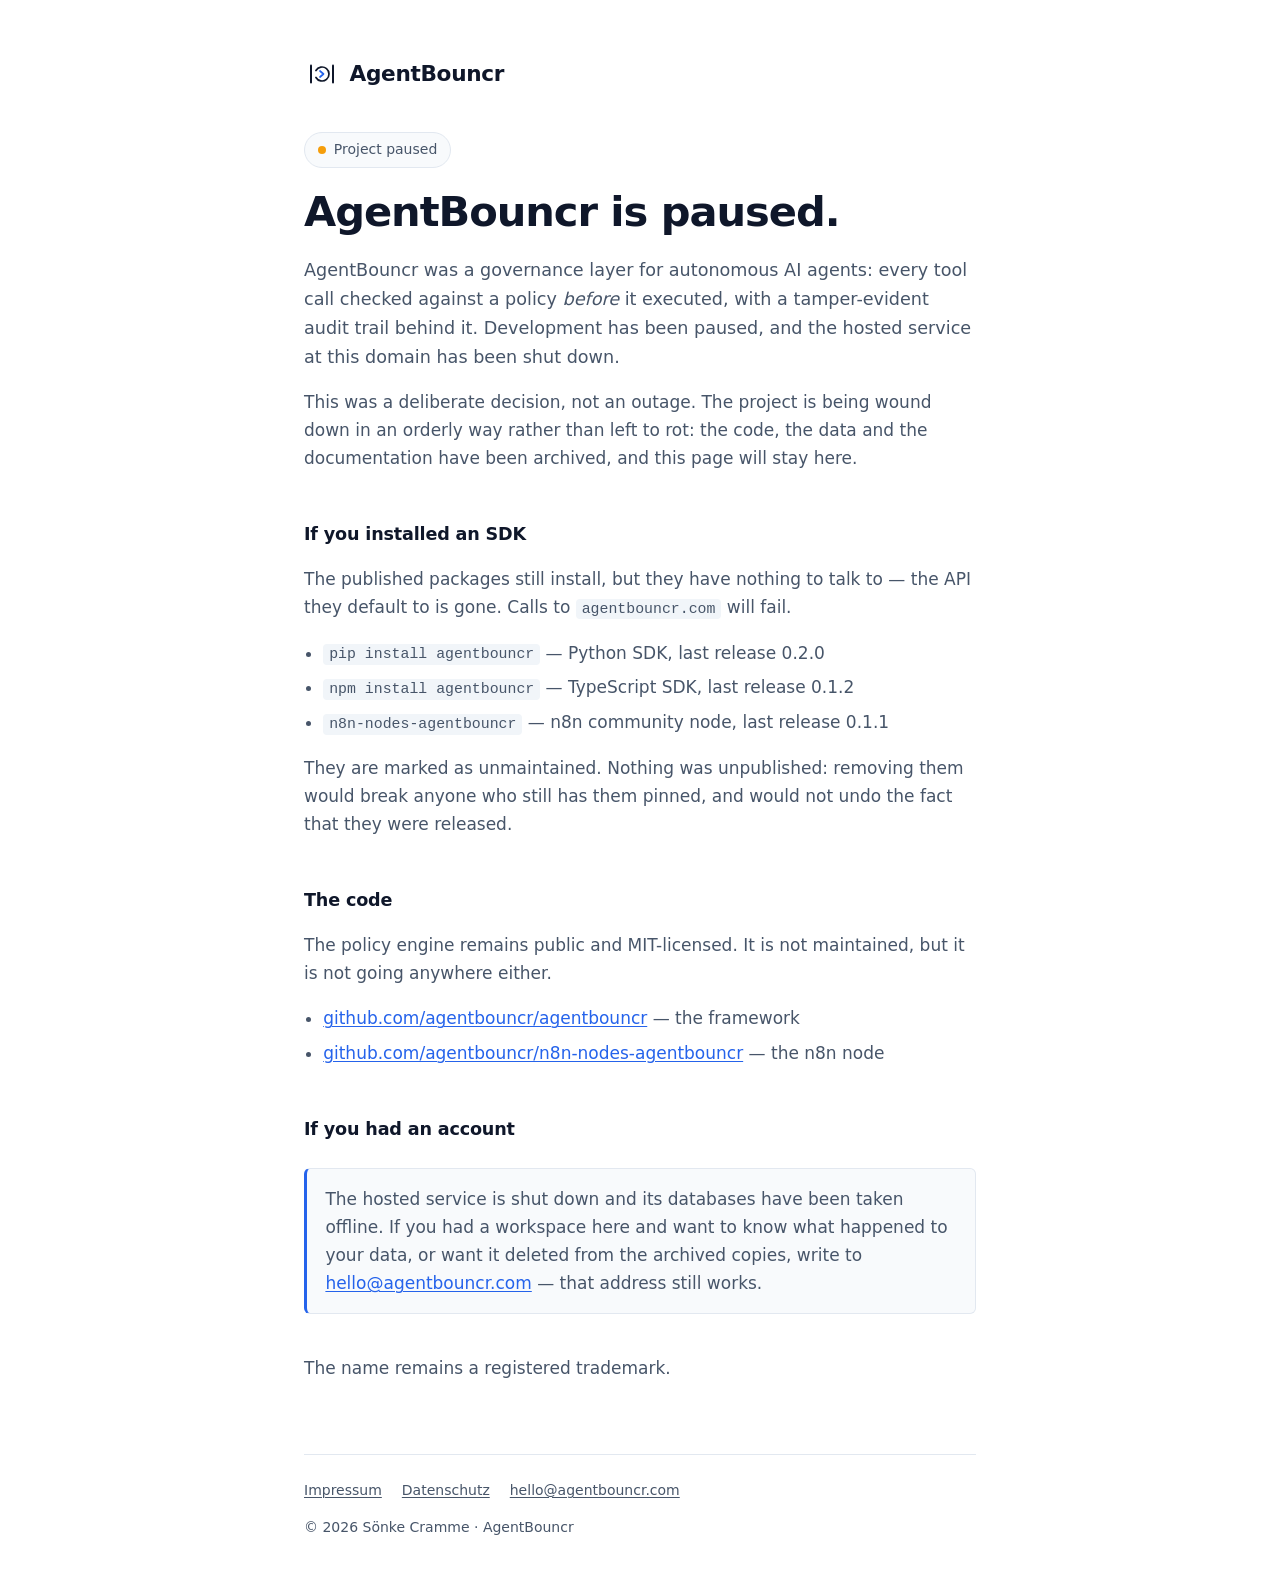
<file: index.html>
<!DOCTYPE html>
<html lang="en">
<head>
<meta charset="utf-8">
<meta name="viewport" content="width=device-width, initial-scale=1">
<title>AgentBouncr — paused</title>
<meta name="description" content="AgentBouncr, a governance layer for autonomous AI agents, is paused. The hosted service has been shut down; the SDKs remain installable but have no endpoint to reach.">
<meta name="robots" content="index, follow">
<link rel="icon" href="favicon.svg" type="image/svg+xml">
<link rel="stylesheet" href="style.css">
<meta property="og:title" content="AgentBouncr — paused">
<meta property="og:description" content="The project is paused. The hosted service has been shut down.">
<meta property="og:type" content="website">
<meta property="og:url" content="https://agentbouncr.com/">
</head>
<body>

<div class="wrap">

  <header>
    <a class="brand" href="index.html">
      <svg viewBox="0 0 72 64" fill="none" role="img" aria-label="AgentBouncr">
        <rect x="12" y="13" width="4" height="38" rx="2" fill="currentColor"/>
        <rect x="56" y="13" width="4" height="38" rx="2" fill="currentColor"/>
        <path d="M 23.88 25 A 14 14 0 1 1 23.88 39" fill="none" stroke="currentColor" stroke-width="3.4" stroke-linecap="round"/>
        <path class="mark-chevron" d="M 32 26 L 39 32 L 32 38" fill="none" stroke-width="3.4" stroke-linecap="round" stroke-linejoin="round"/>
      </svg>
      <span>AgentBouncr</span>
    </a>
  </header>

  <main>

    <div class="status"><span class="dot" aria-hidden="true"></span> Project paused</div>

    <h1>AgentBouncr is paused.</h1>

    <p class="lead">
      AgentBouncr was a governance layer for autonomous AI agents: every tool call
      checked against a policy <em>before</em> it executed, with a tamper-evident
      audit trail behind it. Development has been paused, and the hosted service
      at this domain has been shut down.
    </p>

    <p>
      This was a deliberate decision, not an outage. The project is being wound
      down in an orderly way rather than left to rot: the code, the data and the
      documentation have been archived, and this page will stay here.
    </p>

    <h2>If you installed an SDK</h2>

    <p>
      The published packages still install, but they have nothing to talk to — the
      API they default to is gone. Calls to <code>agentbouncr.com</code> will fail.
    </p>

    <ul>
      <li><code>pip install agentbouncr</code> — Python SDK, last release 0.2.0</li>
      <li><code>npm install agentbouncr</code> — TypeScript SDK, last release 0.1.2</li>
      <li><code>n8n-nodes-agentbouncr</code> — n8n community node, last release 0.1.1</li>
    </ul>

    <p>
      They are marked as unmaintained. Nothing was unpublished: removing them would
      break anyone who still has them pinned, and would not undo the fact that they
      were released.
    </p>

    <h2>The code</h2>

    <p>
      The policy engine remains public and MIT-licensed. It is not maintained, but
      it is not going anywhere either.
    </p>

    <ul>
      <li><a href="https://github.com/agentbouncr/agentbouncr">github.com/agentbouncr/agentbouncr</a> — the framework</li>
      <li><a href="https://github.com/agentbouncr/n8n-nodes-agentbouncr">github.com/agentbouncr/n8n-nodes-agentbouncr</a> — the n8n node</li>
    </ul>

    <h2>If you had an account</h2>

    <div class="note">
      <p>
        The hosted service is shut down and its databases have been taken offline.
        If you had a workspace here and want to know what happened to your data, or
        want it deleted from the archived copies, write to
        <a href="mailto:hello@agentbouncr.com">hello@agentbouncr.com</a> — that
        address still works.
      </p>
    </div>

    <p style="margin-top:2.5rem">
      The name remains a registered trademark.
    </p>

  </main>

  <footer>
    <nav>
      <a href="impressum.html">Impressum</a>
      <a href="datenschutz.html">Datenschutz</a>
      <a href="mailto:hello@agentbouncr.com">hello@agentbouncr.com</a>
    </nav>
    <p style="margin:0">© 2026 Sönke Cramme · AgentBouncr</p>
  </footer>

</div>

</body>
</html>
</file>
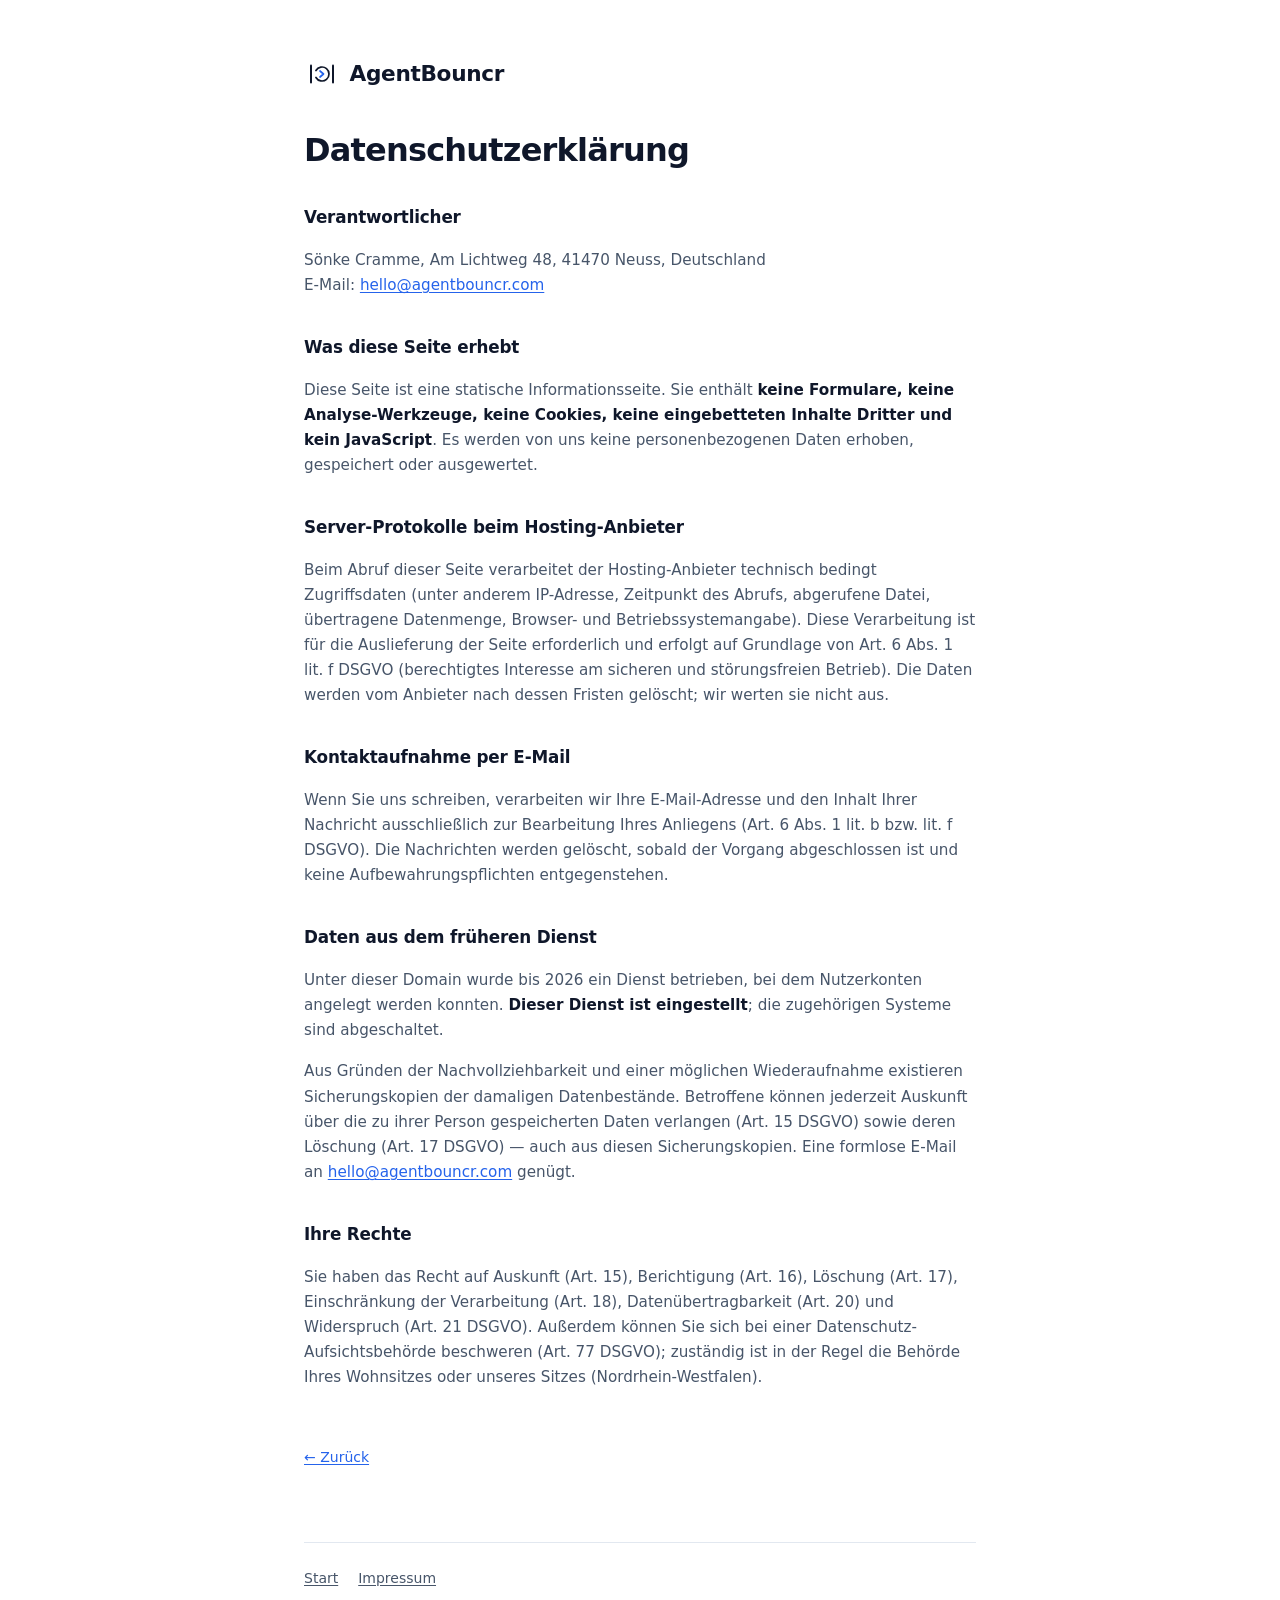
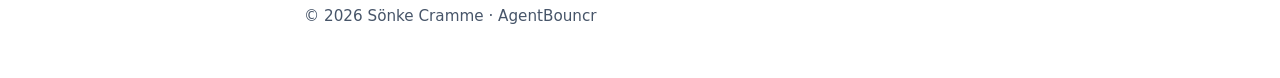
<file: datenschutz.html>
<!DOCTYPE html>
<html lang="de">
<head>
<meta charset="utf-8">
<meta name="viewport" content="width=device-width, initial-scale=1">
<title>Datenschutzerklärung — AgentBouncr</title>
<meta name="robots" content="noindex, follow">
<link rel="icon" href="favicon.svg" type="image/svg+xml">
<link rel="stylesheet" href="style.css">
</head>
<body>

<div class="wrap legal">

  <header>
    <a class="brand" href="index.html">
      <svg viewBox="0 0 72 64" fill="none" role="img" aria-label="AgentBouncr">
        <rect x="12" y="13" width="4" height="38" rx="2" fill="currentColor"/>
        <rect x="56" y="13" width="4" height="38" rx="2" fill="currentColor"/>
        <path d="M 23.88 25 A 14 14 0 1 1 23.88 39" fill="none" stroke="currentColor" stroke-width="3.4" stroke-linecap="round"/>
        <path class="mark-chevron" d="M 32 26 L 39 32 L 32 38" fill="none" stroke-width="3.4" stroke-linecap="round" stroke-linejoin="round"/>
      </svg>
      <span>AgentBouncr</span>
    </a>
  </header>

  <main>

    <h1>Datenschutzerklärung</h1>

    <h2>Verantwortlicher</h2>
    <p>
      Sönke Cramme, Am Lichtweg 48, 41470 Neuss, Deutschland<br>
      E-Mail: <a href="mailto:hello@agentbouncr.com">hello@agentbouncr.com</a>
    </p>

    <h2>Was diese Seite erhebt</h2>
    <p>
      Diese Seite ist eine statische Informationsseite. Sie enthält <strong>keine
      Formulare, keine Analyse-Werkzeuge, keine Cookies, keine eingebetteten
      Inhalte Dritter und kein JavaScript</strong>. Es werden von uns keine
      personenbezogenen Daten erhoben, gespeichert oder ausgewertet.
    </p>

    <h2>Server-Protokolle beim Hosting-Anbieter</h2>
    <p>
      Beim Abruf dieser Seite verarbeitet der Hosting-Anbieter technisch bedingt
      Zugriffsdaten (unter anderem IP-Adresse, Zeitpunkt des Abrufs, abgerufene
      Datei, übertragene Datenmenge, Browser- und Betriebssystemangabe). Diese
      Verarbeitung ist für die Auslieferung der Seite erforderlich und erfolgt auf
      Grundlage von Art. 6 Abs. 1 lit. f DSGVO (berechtigtes Interesse am sicheren
      und störungsfreien Betrieb). Die Daten werden vom Anbieter nach dessen
      Fristen gelöscht; wir werten sie nicht aus.
    </p>

    <h2>Kontaktaufnahme per E-Mail</h2>
    <p>
      Wenn Sie uns schreiben, verarbeiten wir Ihre E-Mail-Adresse und den Inhalt
      Ihrer Nachricht ausschließlich zur Bearbeitung Ihres Anliegens
      (Art. 6 Abs. 1 lit. b bzw. lit. f DSGVO). Die Nachrichten werden gelöscht,
      sobald der Vorgang abgeschlossen ist und keine Aufbewahrungspflichten
      entgegenstehen.
    </p>

    <h2>Daten aus dem früheren Dienst</h2>
    <p>
      Unter dieser Domain wurde bis 2026 ein Dienst betrieben, bei dem Nutzerkonten
      angelegt werden konnten. <strong>Dieser Dienst ist eingestellt</strong>; die
      zugehörigen Systeme sind abgeschaltet.
    </p>
    <p>
      Aus Gründen der Nachvollziehbarkeit und einer möglichen Wiederaufnahme
      existieren Sicherungskopien der damaligen Datenbestände. Betroffene können
      jederzeit Auskunft über die zu ihrer Person gespeicherten Daten verlangen
      (Art. 15 DSGVO) sowie deren Löschung (Art. 17 DSGVO) — auch aus diesen
      Sicherungskopien. Eine formlose E-Mail an
      <a href="mailto:hello@agentbouncr.com">hello@agentbouncr.com</a> genügt.
    </p>

    <h2>Ihre Rechte</h2>
    <p>
      Sie haben das Recht auf Auskunft (Art. 15), Berichtigung (Art. 16), Löschung
      (Art. 17), Einschränkung der Verarbeitung (Art. 18), Datenübertragbarkeit
      (Art. 20) und Widerspruch (Art. 21 DSGVO). Außerdem können Sie sich bei einer
      Datenschutz-Aufsichtsbehörde beschweren (Art. 77 DSGVO); zuständig ist in
      der Regel die Behörde Ihres Wohnsitzes oder unseres Sitzes
      (Nordrhein-Westfalen).
    </p>

    <a class="back" href="index.html">← Zurück</a>

  </main>

  <footer>
    <nav>
      <a href="index.html">Start</a>
      <a href="impressum.html">Impressum</a>
    </nav>
    <p style="margin:0">© 2026 Sönke Cramme · AgentBouncr</p>
  </footer>

</div>

</body>
</html>
</file>
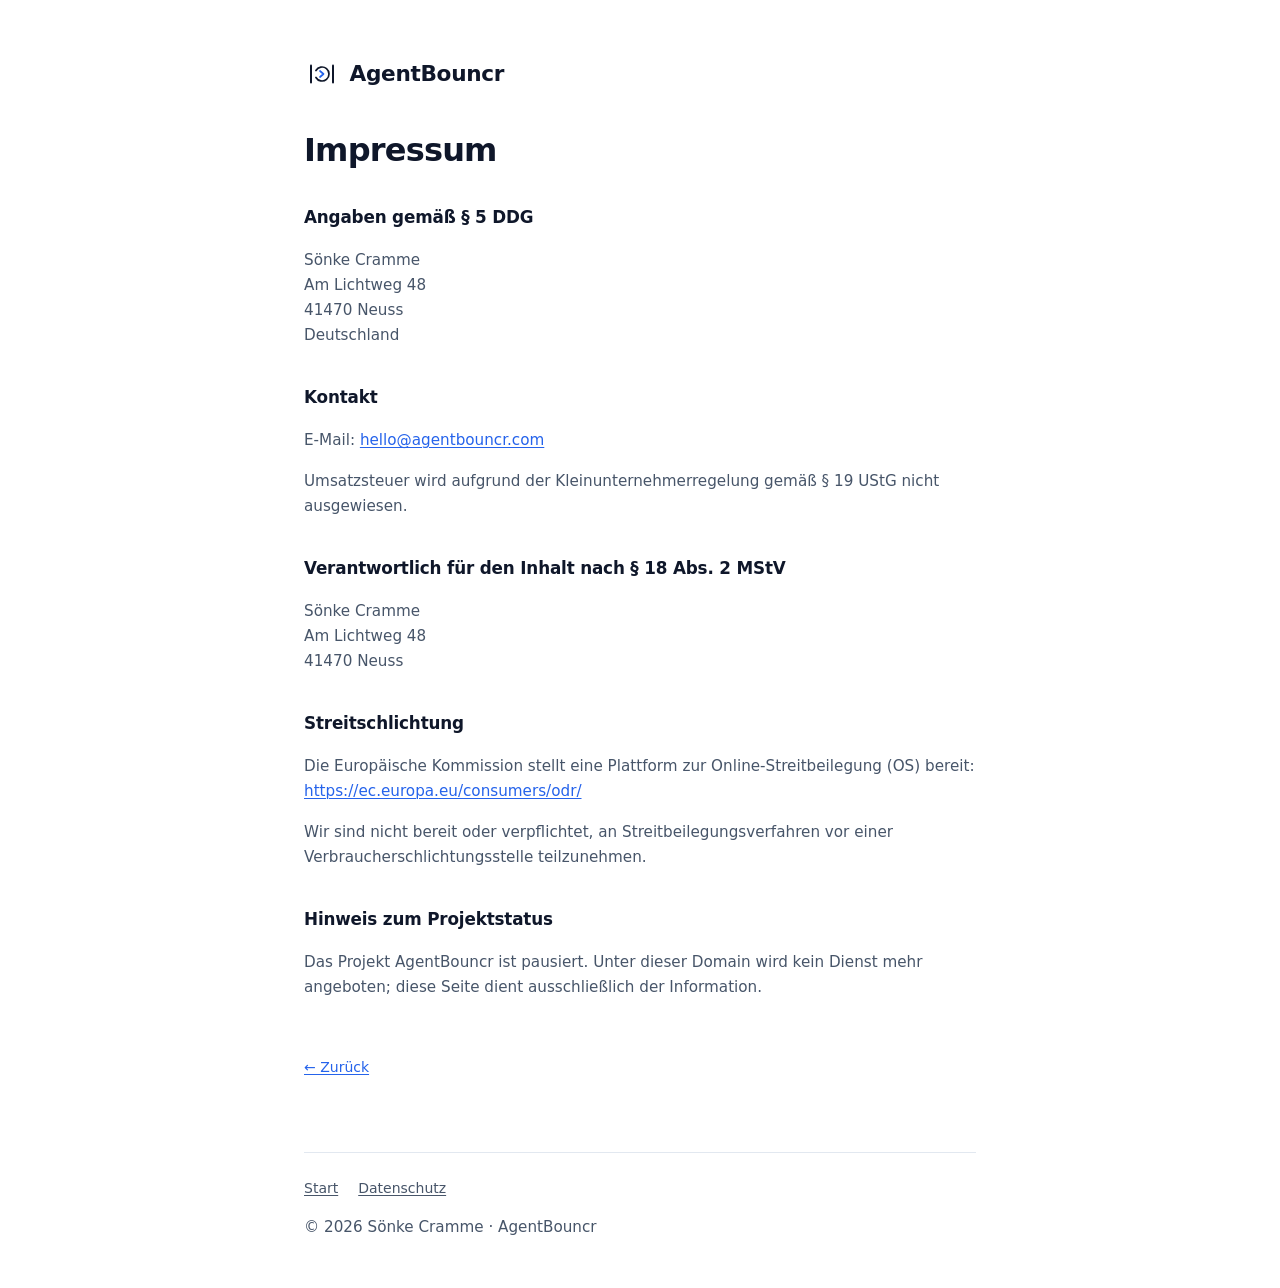
<file: impressum.html>
<!DOCTYPE html>
<html lang="de">
<head>
<meta charset="utf-8">
<meta name="viewport" content="width=device-width, initial-scale=1">
<title>Impressum — AgentBouncr</title>
<meta name="robots" content="noindex, follow">
<link rel="icon" href="favicon.svg" type="image/svg+xml">
<link rel="stylesheet" href="style.css">
</head>
<body>

<div class="wrap legal">

  <header>
    <a class="brand" href="index.html">
      <svg viewBox="0 0 72 64" fill="none" role="img" aria-label="AgentBouncr">
        <rect x="12" y="13" width="4" height="38" rx="2" fill="currentColor"/>
        <rect x="56" y="13" width="4" height="38" rx="2" fill="currentColor"/>
        <path d="M 23.88 25 A 14 14 0 1 1 23.88 39" fill="none" stroke="currentColor" stroke-width="3.4" stroke-linecap="round"/>
        <path class="mark-chevron" d="M 32 26 L 39 32 L 32 38" fill="none" stroke-width="3.4" stroke-linecap="round" stroke-linejoin="round"/>
      </svg>
      <span>AgentBouncr</span>
    </a>
  </header>

  <main>

    <h1>Impressum</h1>

    <h2>Angaben gemäß § 5 DDG</h2>
    <p>
      Sönke Cramme<br>
      Am Lichtweg 48<br>
      41470 Neuss<br>
      Deutschland
    </p>

    <h2>Kontakt</h2>
    <p>
      E-Mail: <a href="mailto:hello@agentbouncr.com">hello@agentbouncr.com</a>
    </p>

    <p>
      Umsatzsteuer wird aufgrund der Kleinunternehmerregelung gemäß § 19 UStG
      nicht ausgewiesen.
    </p>

    <h2>Verantwortlich für den Inhalt nach § 18 Abs. 2 MStV</h2>
    <p>
      Sönke Cramme<br>
      Am Lichtweg 48<br>
      41470 Neuss
    </p>

    <h2>Streitschlichtung</h2>
    <p>
      Die Europäische Kommission stellt eine Plattform zur Online-Streitbeilegung
      (OS) bereit:
      <a href="https://ec.europa.eu/consumers/odr/" target="_blank" rel="noopener noreferrer">https://ec.europa.eu/consumers/odr/</a>
    </p>
    <p>
      Wir sind nicht bereit oder verpflichtet, an Streitbeilegungsverfahren vor
      einer Verbraucherschlichtungsstelle teilzunehmen.
    </p>

    <h2>Hinweis zum Projektstatus</h2>
    <p>
      Das Projekt AgentBouncr ist pausiert. Unter dieser Domain wird kein Dienst
      mehr angeboten; diese Seite dient ausschließlich der Information.
    </p>

    <a class="back" href="index.html">← Zurück</a>

  </main>

  <footer>
    <nav>
      <a href="index.html">Start</a>
      <a href="datenschutz.html">Datenschutz</a>
    </nav>
    <p style="margin:0">© 2026 Sönke Cramme · AgentBouncr</p>
  </footer>

</div>

</body>
</html>
</file>
<file: style.css>
/* AgentBouncr — Pause-Seite
   Keine Abhängigkeiten, kein Build, kein JavaScript, keine Schriftarten von
   fremden Servern. Eine Datei, die in zehn Jahren noch so aussieht wie heute. */

:root {
  --brand: #2563eb;
  --bg: #ffffff;
  --bg-soft: #f8fafc;
  --fg: #0f172a;
  --fg-muted: #475569;
  --fg-faint: #64748b;
  --border: #e2e8f0;
  --code-bg: #f1f5f9;
}

@media (prefers-color-scheme: dark) {
  :root {
    --brand: #60a5fa;
    --bg: #020617;
    --bg-soft: #0f172a;
    --fg: #f8fafc;
    --fg-muted: #cbd5e1;
    --fg-faint: #94a3b8;
    --border: #1e293b;
    --code-bg: #1e293b;
  }
}

* { box-sizing: border-box; }

html { -webkit-text-size-adjust: 100%; }

body {
  margin: 0;
  background: var(--bg);
  color: var(--fg);
  font-family: ui-sans-serif, system-ui, -apple-system, "Segoe UI", Roboto,
    "Helvetica Neue", Arial, sans-serif;
  font-size: 17px;
  line-height: 1.65;
  -webkit-font-smoothing: antialiased;
}

.wrap {
  max-width: 44rem;
  margin: 0 auto;
  padding: 0 16px;
}

/* --- Kopf ---------------------------------------------------------------- */

header {
  padding: 3.5rem 0 0;
}

.brand {
  display: flex;
  align-items: center;
  gap: 0.6rem;
  text-decoration: none;
  color: var(--fg);
}

.brand svg { height: 2rem; width: auto; }
.brand .mark-chevron { stroke: var(--brand); }

.brand span {
  font-size: 1.35rem;
  font-weight: 650;
  letter-spacing: -0.015em;
}

/* --- Statuszeile --------------------------------------------------------- */

.status {
  display: inline-flex;
  align-items: center;
  gap: 0.5rem;
  margin: 2.5rem 0 0;
  padding: 0.35rem 0.8rem;
  border: 1px solid var(--border);
  border-radius: 999px;
  background: var(--bg-soft);
  font-size: 0.875rem;
  color: var(--fg-muted);
}

.dot {
  width: 0.5rem;
  height: 0.5rem;
  border-radius: 50%;
  background: #f59e0b;
  flex: none;
}

/* --- Text ---------------------------------------------------------------- */

h1 {
  margin: 1.25rem 0 0;
  font-size: clamp(1.9rem, 6vw, 2.6rem);
  line-height: 1.15;
  letter-spacing: -0.025em;
  font-weight: 700;
}

h2 {
  margin: 3rem 0 0.75rem;
  font-size: 1.1rem;
  font-weight: 650;
  letter-spacing: -0.01em;
}

p { margin: 1rem 0; color: var(--fg-muted); }

p.lead {
  font-size: 1.1rem;
  color: var(--fg-muted);
  margin-top: 1.25rem;
}

strong { color: var(--fg); font-weight: 600; }

a { color: var(--brand); text-decoration-thickness: 1px; text-underline-offset: 2px; }
a:hover { text-decoration-thickness: 2px; }

code {
  font-family: ui-monospace, SFMono-Regular, "SF Mono", Menlo, Consolas, monospace;
  font-size: 0.875em;
  background: var(--code-bg);
  padding: 0.15em 0.4em;
  border-radius: 4px;
}

ul { color: var(--fg-muted); padding-left: 1.2rem; }
li { margin: 0.4rem 0; }

/* --- Hinweiskasten ------------------------------------------------------- */

.note {
  margin: 1.5rem 0;
  padding: 1rem 1.15rem;
  background: var(--bg-soft);
  border: 1px solid var(--border);
  border-left: 3px solid var(--brand);
  border-radius: 6px;
}

.note p { margin: 0.5rem 0; }
.note p:first-child { margin-top: 0; }
.note p:last-child { margin-bottom: 0; }

/* --- Fuß ----------------------------------------------------------------- */

footer {
  margin: 4.5rem 0 3rem;
  padding-top: 1.5rem;
  border-top: 1px solid var(--border);
  font-size: 0.875rem;
  color: var(--fg-faint);
}

footer nav {
  display: flex;
  flex-wrap: wrap;
  gap: 0.4rem 1.25rem;
  margin-bottom: 0.9rem;
}

footer a { color: var(--fg-muted); }

/* --- Rechtstexte --------------------------------------------------------- */

.legal h1 { font-size: clamp(1.6rem, 5vw, 2rem); margin-top: 2.5rem; }
.legal h2 { font-size: 1.05rem; margin-top: 2.25rem; }
.legal p { font-size: 0.95rem; }

.back {
  display: inline-block;
  margin-top: 2.5rem;
  font-size: 0.875rem;
}
</file>
